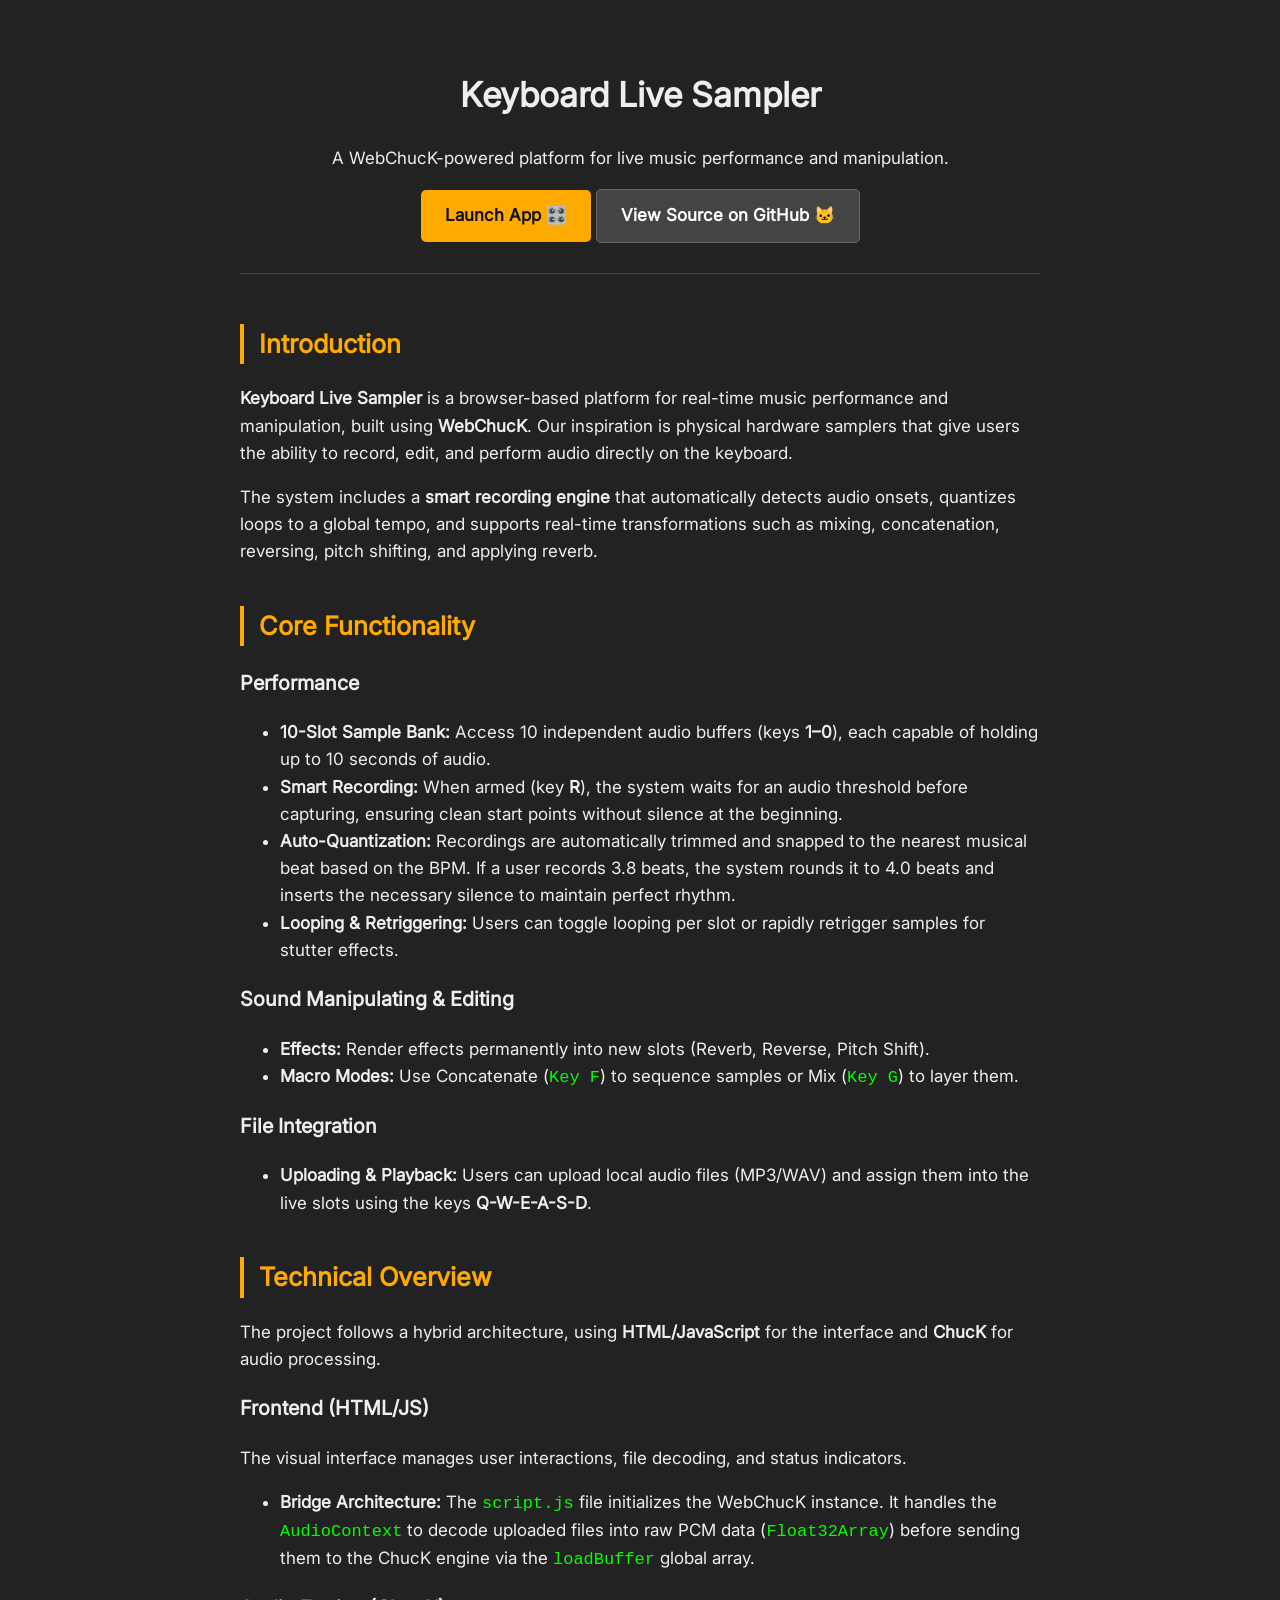
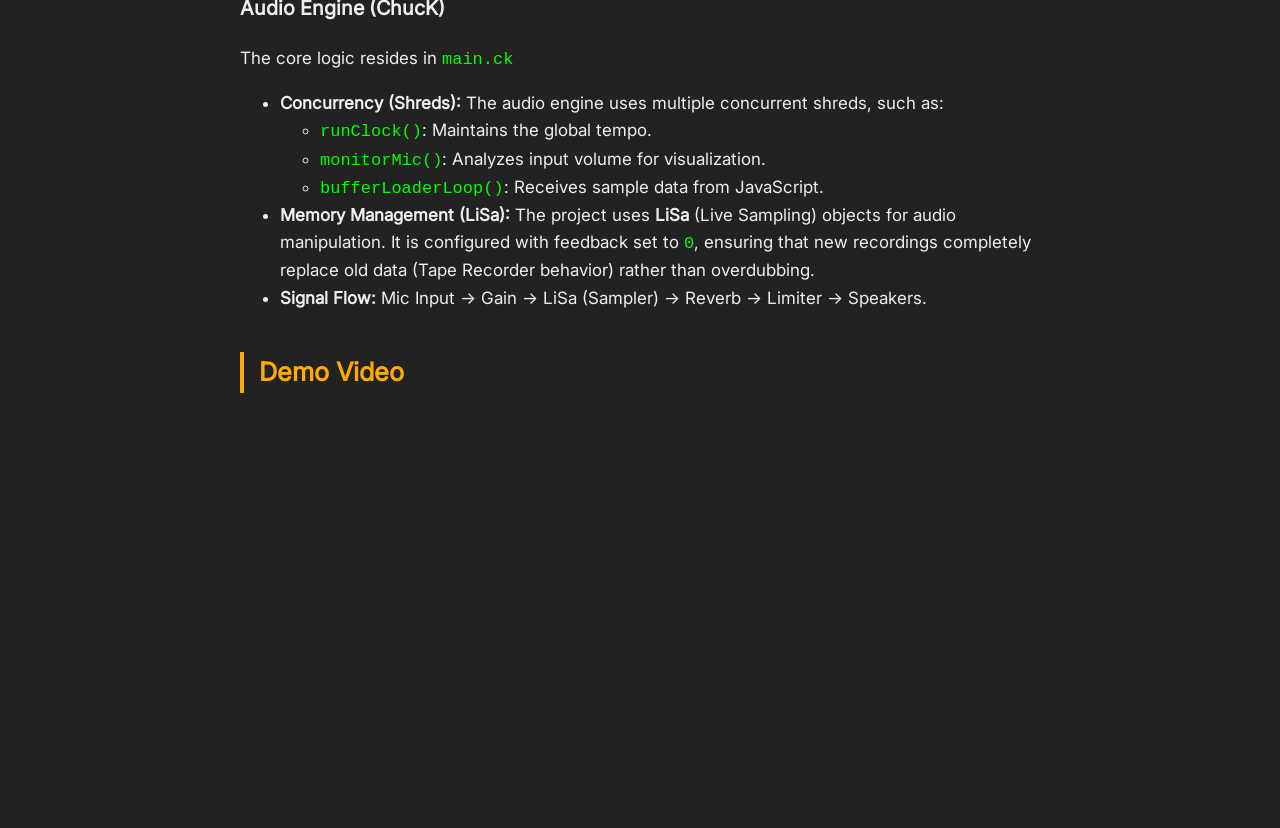
<file: index.html>
<!DOCTYPE html>
<html lang="en">
<head>
    <meta charset="UTF-8">
    <meta name="viewport" content="width=device-width, initial-scale=1.0">
    <title>Keyboard Live Sampler</title>
    <link rel="stylesheet" href="style.css">
</head>
<body class="about-style">
    
    <div class="container">
        <header>
            <h1>Keyboard Live Sampler</h1>
            <p>A WebChucK-powered platform for live music performance and manipulation.</p>
                
            <div>
                <a href="app.html" class="btn btn-primary">Launch App 🎛️</a>
                    
            <a href="https://github.com/nghi-oo0/KeyboardSampler" target="_blank" class="btn btn-secondary">View Source on GitHub 🐱</a>
            </div>
        </header>

        <section>
            <h2>Introduction</h2>
            <p>
                <strong>Keyboard Live Sampler</strong> is a browser-based platform for real-time music performance and manipulation, built using <strong>WebChucK</strong>. Our inspiration is physical hardware samplers that give users the ability to record, edit, and perform audio directly on the keyboard.
            <p>
                The system includes a <strong>smart recording engine</strong> that automatically detects audio onsets, quantizes loops to a global tempo, and supports real-time transformations such as mixing, concatenation, reversing, pitch shifting, and applying reverb.
            </p>
        </section>

        <section>
            <h2>Core Functionality</h2>

            <h3>Performance</h3>
            <ul>
                <li><strong>10-Slot Sample Bank:</strong> Access 10 independent audio buffers (keys <strong>1–0</strong>), each capable of holding up to 10 seconds of audio.</li>
                <li><strong>Smart Recording:</strong> When armed (key <strong>R</strong>), the system waits for an audio threshold before capturing, ensuring clean start points without silence at the beginning.</li>
                <li><strong>Auto-Quantization:</strong> Recordings are automatically trimmed and snapped to the nearest musical beat based on the BPM. If a user records 3.8 beats, the system rounds it to 4.0 beats and inserts the necessary silence to maintain perfect rhythm.</li>
                <li><strong>Looping & Retriggering:</strong> Users can toggle looping per slot or rapidly retrigger samples for stutter effects.</li>
            </ul>

            <h3>Sound Manipulating & Editing</h3>
            <ul>
                <li><strong>Effects:</strong> Render effects permanently into new slots (Reverb, Reverse, Pitch Shift).</li>
                <li><strong>Macro Modes:</strong> Use Concatenate (<code>Key F</code>) to sequence samples or Mix (<code>Key G</code>) to layer them.</li>
            </ul>

            <h3>File Integration</h3>
            <ul>
                <li><strong>Uploading & Playback:</strong> Users can upload local audio files (MP3/WAV) and assign them into the live slots using the keys <strong>Q-W-E-A-S-D</strong>.</li>
            </ul>
        </section>

        <section>
            <h2>Technical Overview</h2>
            <p>The project follows a hybrid architecture, using <strong>HTML/JavaScript</strong> for the interface and <strong>ChucK</strong> for audio processing.</p>
            
            <h3>Frontend (HTML/JS)</h3>
            <p>The visual interface manages user interactions, file decoding, and status indicators.</p>
            <ul>
                <li><strong>Bridge Architecture:</strong> The <code>script.js</code> file initializes the WebChucK instance. It handles the <code>AudioContext</code> to decode uploaded files into raw PCM data (<code>Float32Array</code>) before sending them to the ChucK engine via the <code>loadBuffer</code> global array.</strong></li>
            </ul>

            <h3>Audio Engine (ChucK)</h3>
            <p>The core logic resides in <code>main.ck</code></p>
            <ul>
                <li><strong>Concurrency (Shreds):</strong> The audio engine uses multiple concurrent shreds, such as:</li>
                    <ul>
                        <li><code>runClock()</code>: Maintains the global tempo.</li>
                        <li><code>monitorMic()</code>: Analyzes input volume for visualization.</li>
                        <li><code>bufferLoaderLoop()</code>: Receives sample data from JavaScript.</li>
                    </ul>
                <li><strong>Memory Management (LiSa):</strong> The project uses <strong>LiSa</strong> (Live Sampling) objects for audio manipulation. It is configured with feedback set to <code>0</code>, ensuring that new recordings completely replace old data (Tape Recorder behavior) rather than overdubbing.</li>
                <li><strong>Signal Flow:</strong> Mic Input -> Gain -> LiSa (Sampler) -> Reverb -> Limiter -> Speakers.</li>
            </ul>
        </section>
        <section>
            <h2>Demo Video</h2>
            <iframe width="560" height="315" src="https://www.youtube.com/embed/zYr-7k2Ppi0?si=GK2lfkSrnD4HS__6" title="YouTube video player" frameborder="0" allow="accelerometer; autoplay; clipboard-write; encrypted-media; gyroscope; picture-in-picture; web-share" referrerpolicy="strict-origin-when-cross-origin" allowfullscreen></iframe>
        </section>
    </div>

</body>
</html>
</file>
<file: style.css>
body { 
    font-family: monospace; 
    background: #222; 
    color: #eee; 
    padding: 20px; 
}

#console { 
    font-family: monospace;
    background: #000; 
    border: 1px solid #444; 
    height: 300px; 
    overflow-y: scroll; 
    padding: 10px; 
    white-space: pre-wrap; 
    margin-top: 20px; 
    font-size: 14px; 
    color: #0f0;
}

button { 
    padding: 10px 20px; 
    font-family: monospace;
    font-size: 16px; 
    cursor: pointer; 
    background: #444; 
    color: #fff; 
    border: 1px solid #666; 
}

button:hover { background: #555; }
button:disabled { background: #333; color: #888; cursor: not-allowed; }

.controls { 
    display: flex; 
    gap: 20px; 
    margin-bottom: 20px; 
    align-items: center; 
    flex-wrap: wrap;
}

h1 { margin-top: 0; width: 100%; }

.instructions { 
    background: #333; 
    padding: 15px; 
    border-radius: 5px; 
    margin-bottom: 20px; 
    line-height: 1.5; 
    display: grid; 
    grid-template-columns: 1fr 1fr; 
    gap: 20px;
}

#status { 
    font-weight: bold; 
    color: #ffaa00; 
    width: 100%; 
    margin-top: 10px;
}

.mic-indicator {
    width: 15px; 
    height: 15px; 
    border-radius: 50%;
    background-color: #333; 
    border: 1px solid #555;
    display: inline-block; 
    margin-left: 10px;
    transition: background-color 0.1s;
}

.mic-label {
    margin-top: 10px;
    display: flex;
    align-items: center;
}

.upload-section {
    margin-left: 20px; 
    border-left: 1px solid #555; 
    padding-left: 20px;
}

.hidden {
    display: none;
}

.mic-active { background-color: #0f0; box-shadow: 0 0 10px #0f0; }

#fileMapping { margin-top: 10px; font-size: 0.9em; color: #aaa; }

.map-item { 
    display: inline-block; 
    margin-right: 15px; 
    background: #2a2a2a; 
    padding: 4px 8px; 
    border-radius: 4px; 
    margin-bottom: 5px; 
    border: 1px solid #444; 
}

.key-badge { 
    color: #fff; 
    font-weight: bold; 
    color: #ffaa00; 
    margin-right: 5px; 
}

.bpm-control {
    display: flex;
    align-items: center;
    background: #333;
    padding: 5px 15px;
    border-radius: 5px;
    border: 1px solid #555;
    color: #eee;
    height: 42px;
}

.bpm-control input {
    background: #222;
    border: 1px solid #555;
    color: #0f0;
    padding: 5px;
    margin-left: 10px;
    width: 60px;
    font-family: monospace;
    font-size: 14px;
}

.status-success { color: #0f0 !important; }
.status-error { color: #f00 !important; }

@font-face {
  font-family: font;
  src: url(Inter.ttf);
}

/* About page style */
.about-style{
    font-family: font;
    font-size: 17px;
    line-height: 1.6;
}

.container {
    max-width: 800px;
    margin: 0 auto;
    padding: 40px 20px;
}

header {
    text-align: center;
    margin-bottom: 50px;
    padding-bottom: 30px;
    border-bottom: 1px solid #444;
}

h2 {
    color: #ffaa00;
    border-left: 4px solid #ffaa00;
    padding-left: 15px;
    margin-top: 0;
}

.btn {
    display: inline-block;
    text-decoration: none;
    padding: 12px 24px;
    border-radius: 5px;
    font-weight: bold;
}

.btn-primary {
    background: #ffaa00;
    color: #111;
}
.btn-primary:hover { background: #e69900; }

.btn-secondary {
    background: #444;
    color: #fff;
    border: 1px solid #666;
}
.btn-secondary:hover { background: #555; }

section {
    margin-bottom: 40px;
}

code {
    color: #0f0;
    font-size: 17px;
}

iframe {
    display: block;
    margin: 0 auto;
}
</file>
